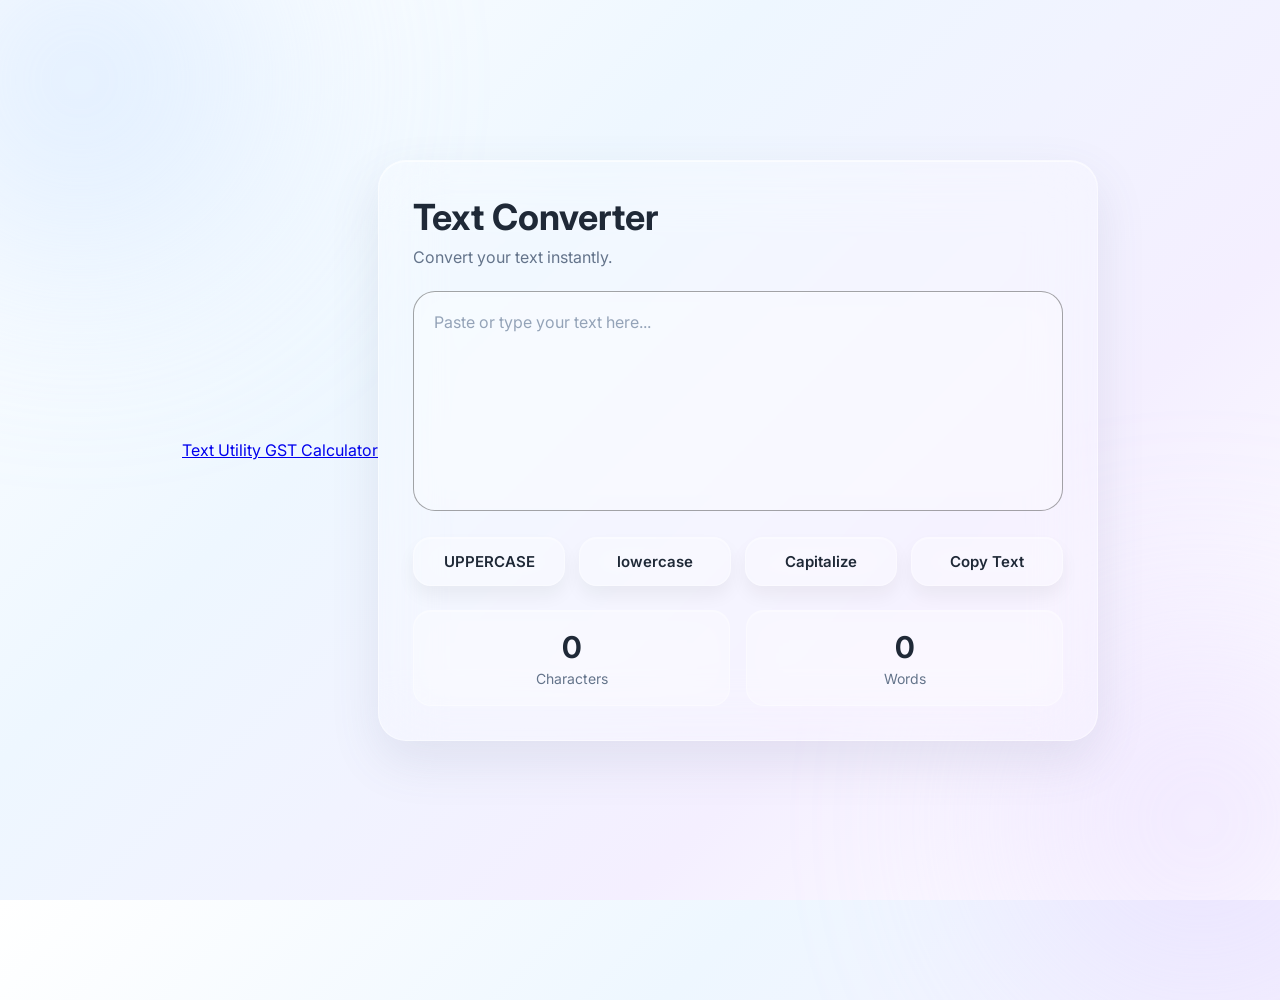
<file: index.html>
<!DOCTYPE html>
<html lang="en">

<head>
    <meta charset="UTF-8">
    <meta name="viewport" content="width=device-width, initial-scale=1.0">
    <title>Text Converter</title>

    <link rel="stylesheet" href="style.css">
</head>

<body>

    <header class="header">            
        <nav class="navbar">
    
            <a href="index.html" class="nav-link active">
                Text Utility
            </a>
    
            <a href="gst.html" class="nav-link">
                GST Calculator
            </a>
    
        </nav>
    
    </header>

    <div class="container">

        <h1>Text Converter</h1>
        <p>Convert your text instantly.</p>

        <textarea id="textBox" placeholder="Paste or type your text here..."></textarea>

        <div class="buttons">
            <button id="uppercase-btn">UPPERCASE</button>
            <button id="lowerBtn">lowercase</button>
            <button id="capitalBtn">Capitalize</button>
            <button id="copyBtn">Copy Text</button>
        </div>

        <div class="stats">
            <div class="stat-card">
                <h3 id="charCount">0</h3>
                <p>Characters</p>
            </div>
            <div class="stat-card">
                <h3 id="wordCount">0</h3>
                <p>Words</p>
            </div>
        </div>

    </div>

    <script src="script.js"></script>

</body>

</html>
</file>
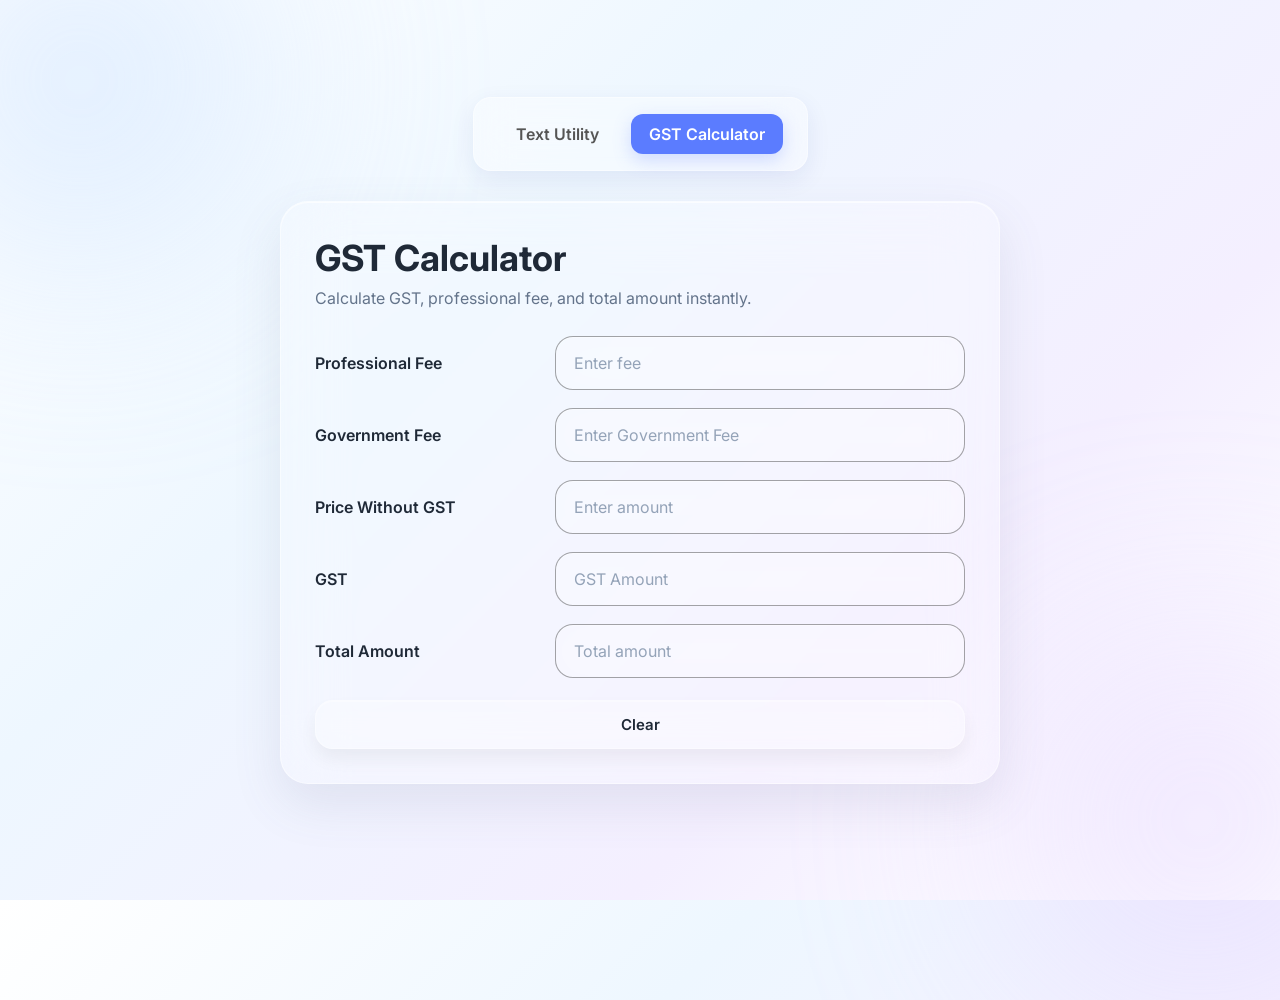
<file: gst.html>
<!DOCTYPE html>
<html lang="en">
<head>
    <meta charset="UTF-8">
    <meta name="viewport" content="width=device-width, initial-scale=1.0">
    <title>Document</title>
    <link rel="stylesheet" href="gst.css">
</head>
<body>
    <header class="header">    
        <nav class="navbar">
    
            <a href="index.html" class="nav-link">
                Text Utility
            </a>
    
            <a href="gst.html" class="nav-link active">
                GST Calculator
            </a>
    
        </nav>
    
    </header>
    <div class="container">
    
        <h1>GST Calculator</h1>
    
        <p>Calculate GST, professional fee, and total amount instantly.</p>
    
        <div class="gst-form">    
    
            <div class="gst-row">
    
                <label for="fee">Professional Fee</label>
    
                <input type="number" id="fee" placeholder="Enter fee">
    
            </div>
    
            <div class="gst-row">
            
                <label for="govt-fee">Government Fee</label>
            
                <input type="number" id="govt-fee" placeholder="Enter Government Fee">
            
            </div>

            <div class="gst-row">
            
                <label for="price">Price Without GST</label>
            
                <input type="number" id="price" placeholder="Enter amount">
            
            </div>

            <div class="gst-row">
    
                <label for="gst">GST</label>
    
                <input type="number" id="gst" placeholder="GST Amount">
    
            </div>
    
            <div class="gst-row">
    
                <label for="total">Total Amount</label>
    
                <input type="number" id="total" placeholder="Total amount">
    
            </div>
    
        </div>
    
        <div class="buttons">    
            <button id="clear-btn">
                Clear
            </button>
    
        </div>
    
    </div>
    <script src="gst.js"></script>
</body>
</html>
</file>
<file: style.css>
@import url('https://fonts.googleapis.com/css2?family=Inter:wght@400;500;600;700&display=swap');

* {
    margin: 0;
    padding: 0;
    box-sizing: border-box;
    font-family: 'Inter', sans-serif;
}

body {
    min-height: 100vh;
    display: flex;
    justify-content: center;
    align-items: center;
    padding: 40px;
    overflow: hidden;
    position: relative;

    background: linear-gradient(135deg,
            #ffffff 0%,
            #eef7ff 35%,
            #f4efff 70%,
            #ffffff 100%);
}

/* Floating Gradient Blobs */

body::before,
body::after {

    content: "";
    position: absolute;
    width: 360px;
    height: 360px;
    border-radius: 50%;
    filter: blur(120px);
    z-index: -1;
    animation: float 12s ease-in-out infinite;

}

body::before {

    background: #b9d8ff;
    opacity: .45;

    top: -100px;
    left: -100px;

}

body::after {

    background: #dcc7ff;
    opacity: .40;

    bottom: -100px;
    right: -100px;

    animation-delay: 5s;

}

@keyframes float {

    0%,
    100% {
        transform: translateY(0px);
    }

    50% {
        transform: translateY(30px);
    }

}

/* Glass Container */

.container {

    width: 100%;
    max-width: 720px;

    padding: 34px;

    border-radius: 28px;

    background: rgba(255, 255, 255, .22);

    backdrop-filter: blur(30px);
    -webkit-backdrop-filter: blur(30px);

    border: 1px solid rgba(255, 255, 255, .45);

    box-shadow:
        0 20px 50px rgba(90, 100, 130, .12),
        inset 0 1px rgba(255, 255, 255, .65);

}

/* Heading */

h1 {

    font-size: 36px;
    font-weight: 700;
    color: #1f2937;

}

.container>p {

    margin-top: 8px;
    margin-bottom: 24px;

    font-size: 16px;

    color: #64748b;

}

/* Textarea */

textarea {

    width: 100%;
    height: 220px;
    resize: none;
    outline: none;
    padding: 20px;
    border-radius: 22px;
    background: rgba(255, 255, 255, .18);
    backdrop-filter: blur(20px);
    border: 1px solid rgba(0, 0, 0, 0.35);
    box-shadow:
        inset 0 1px rgba(255, 255, 255, .35);
    color: #1f2937;
    font-size: 16px;
    transition: .3s;
}

textarea::placeholder {
    color: #94a3b8;
}

textarea:focus {
    background: rgba(255, 255, 255, .26);
    border: 1px solid rgba(255, 255, 255, .6);
    box-shadow: 0 0 0 5px rgba(123, 142, 255, .12);

}

/* Buttons */

.buttons {

    display: flex;
    gap: 14px;

    margin-top: 22px;

}

button {

    flex: 1;
    padding: 14px 16px;
    border: none;
    border-radius: 18px;
    background: rgba(255, 255, 255, .20);
    backdrop-filter: blur(20px);
    border: 1px solid rgba(255, 255, 255, .35);
    color: #1f2937;
    font-size: 15px;
    font-weight: 600;
    cursor: pointer;
    transition: .3s;
    box-shadow:
        inset 0 1px rgba(255, 255, 255, .35),
        0 10px 18px rgba(0, 0, 0, .05);

}

button:hover {

    transform: translateY(-3px);

    background: rgba(255, 255, 255, .32);

    box-shadow:
        0 14px 30px rgba(95, 120, 255, .18);

}

/* Stats */

.stats {

    display: flex;

    gap: 16px;

    margin-top: 24px;

}

.stat-card {

    flex: 1;

    text-align: center;

    padding: 18px;

    border-radius: 18px;

    background: rgba(255, 255, 255, .20);

    backdrop-filter: blur(20px);

    border: 1px solid rgba(255, 255, 255, .35);

    box-shadow:
        inset 0 1px rgba(255, 255, 255, .35);

}

.stat-card h3 {

    font-size: 30px;

    color: #1f2937;

}

.stat-card p {

    margin-top: 5px;

    font-size: 14px;

    color: #64748b;

}

/* Responsive */

@media(max-width:768px) {

    body {

        padding: 20px;

    }

    .container {

        padding: 24px;

    }

    h1 {

        font-size: 30px;

    }

    textarea {

        height: 180px;

    }

    .buttons {

        flex-direction: column;

    }

    .stats {

        flex-direction: column;

    }

}
</file>
<file: gst.css>
@import url('https://fonts.googleapis.com/css2?family=Inter:wght@400;500;600;700&display=swap');

/* Chrome, Safari, Edge, Opera */

input[type="number"]::-webkit-outer-spin-button,
input[type="number"]::-webkit-inner-spin-button {
    -webkit-appearance: none;
    margin: 0;
}

/* Firefox */

input[type="number"] {
    -moz-appearance: textfield;
    appearance: textfield;
}

/* ---------- Header ---------- */

.header {
    max-width: 900px;
    margin: -20px auto 30px auto;
    padding: 16px 24px;

    display: flex;
    justify-content: space-between;
    align-items: center;

    background: rgba(255, 255, 255, 0.35);
    backdrop-filter: blur(18px);
    -webkit-backdrop-filter: blur(18px);

    border: 1px solid rgba(255, 255, 255, 0.4);
    border-radius: 18px;

    box-shadow: 0 8px 24px rgba(31, 38, 135, 0.08);
}

.logo {
    font-size: 1.5rem;
    font-weight: 700;
    color: #222;
    text-decoration: none;
}

.navbar {
    display: flex;
    gap: 14px;
}

.nav-link {
    text-decoration: none;

    padding: 10px 18px;
    border-radius: 12px;

    color: #555;
    font-weight: 600;

    transition: 0.25s ease;
}

.nav-link:hover {
    background: rgba(255, 255, 255, 0.45);
    color: #222;
}

.nav-link.active {
    background: #5b7cff;
    color: #fff;
    box-shadow: 0 6px 18px rgba(91, 124, 255, 0.25);
}
/* ----------ELEMENTS -----------*/

* {
    margin: 0;
    padding: 0;
    box-sizing: border-box;
    font-family: 'Inter', sans-serif;
}

body {
    min-height: 100vh;
    display: flex;
    flex-direction: column;
    justify-content: center;
    align-items: center;
    overflow: hidden;
    position: relative;

    background: linear-gradient(135deg,
            #ffffff 0%,
            #eef7ff 35%,
            #f4efff 70%,
            #ffffff 100%);
}

/* Floating Gradient Blobs */

body::before,
body::after {

    content: "";
    position: absolute;
    width: 360px;
    height: 360px;
    border-radius: 50%;
    filter: blur(120px);
    z-index: -1;
    animation: float 12s ease-in-out infinite;

}

body::before {

    background: #b9d8ff;
    opacity: .45;

    top: -100px;
    left: -100px;

}

body::after {

    background: #dcc7ff;
    opacity: .40;

    bottom: -100px;
    right: -100px;

    animation-delay: 5s;

}

@keyframes float {

    0%,
    100% {
        transform: translateY(0px);
    }

    50% {
        transform: translateY(30px);
    }

}

/* Glass Container */

.container {

    width: 100%;
    max-width: 720px;

    padding: 34px;

    border-radius: 28px;

    background: rgba(255, 255, 255, .22);

    backdrop-filter: blur(30px);
    -webkit-backdrop-filter: blur(30px);

    border: 1px solid rgba(255, 255, 255, .45);

    box-shadow:
        0 20px 50px rgba(90, 100, 130, .12),
        inset 0 1px rgba(255, 255, 255, .65);

}

/* Heading */

h1 {

    font-size: 36px;
    font-weight: 700;
    color: #1f2937;

}

.container>p {

    margin-top: 8px;
    margin-bottom: 24px;

    font-size: 16px;

    color: #64748b;

}

/* Buttons */

.buttons {

    display: flex;
    gap: 14px;

    margin-top: 22px;

}

button {

    flex: 1;
    padding: 14px 16px;
    border: none;
    border-radius: 18px;
    background: rgba(255, 255, 255, .20);
    backdrop-filter: blur(20px);
    border: 1px solid rgba(255, 255, 255, .35);
    color: #1f2937;
    font-size: 15px;
    font-weight: 600;
    cursor: pointer;
    transition: .3s;
    box-shadow:
        inset 0 1px rgba(255, 255, 255, .35),
        0 10px 18px rgba(0, 0, 0, .05);

}

button:hover {

    transform: translateY(-3px);

    background: rgba(255, 255, 255, .32);

    box-shadow:
        0 14px 30px rgba(95, 120, 255, .18);

}

/* ---------- GST Form ---------- */

.gst-form {

    display: flex;
    flex-direction: column;
    gap: 18px;

    margin-top: 28px;

}

.gst-row {

    display: grid;
    grid-template-columns: 220px 1fr;
    align-items: center;
    gap: 20px;

}

@media (max-width: 768px) {
    .gst-row {
        grid-template-columns: 1fr;
    }
}

.gst-row label {

    font-size: 16px;
    font-weight: 600;
    color: #1f2937;

}

.gst-row input {

    width: 100%;

    padding: 16px 18px;

    border-radius: 18px;

    outline: none;

    background: rgba(255, 255, 255, .18);

    backdrop-filter: blur(20px);

    border: 1px solid rgba(0, 0, 0, .35);

    box-shadow:
        inset 0 1px rgba(255, 255, 255, .35);

    color: #1f2937;

    font-size: 16px;

    transition: .3s;

}

.gst-row input::placeholder {

    color: #94a3b8;

}

.gst-row input:focus {

    background: rgba(255, 255, 255, .26);

    border: 1px solid rgba(255, 255, 255, .6);

    box-shadow: 0 0 0 5px rgba(123, 142, 255, .12);

}

.gst-row input[readonly] {

    background: rgba(255, 255, 255, .28);

    cursor: not-allowed;

}
</file>
